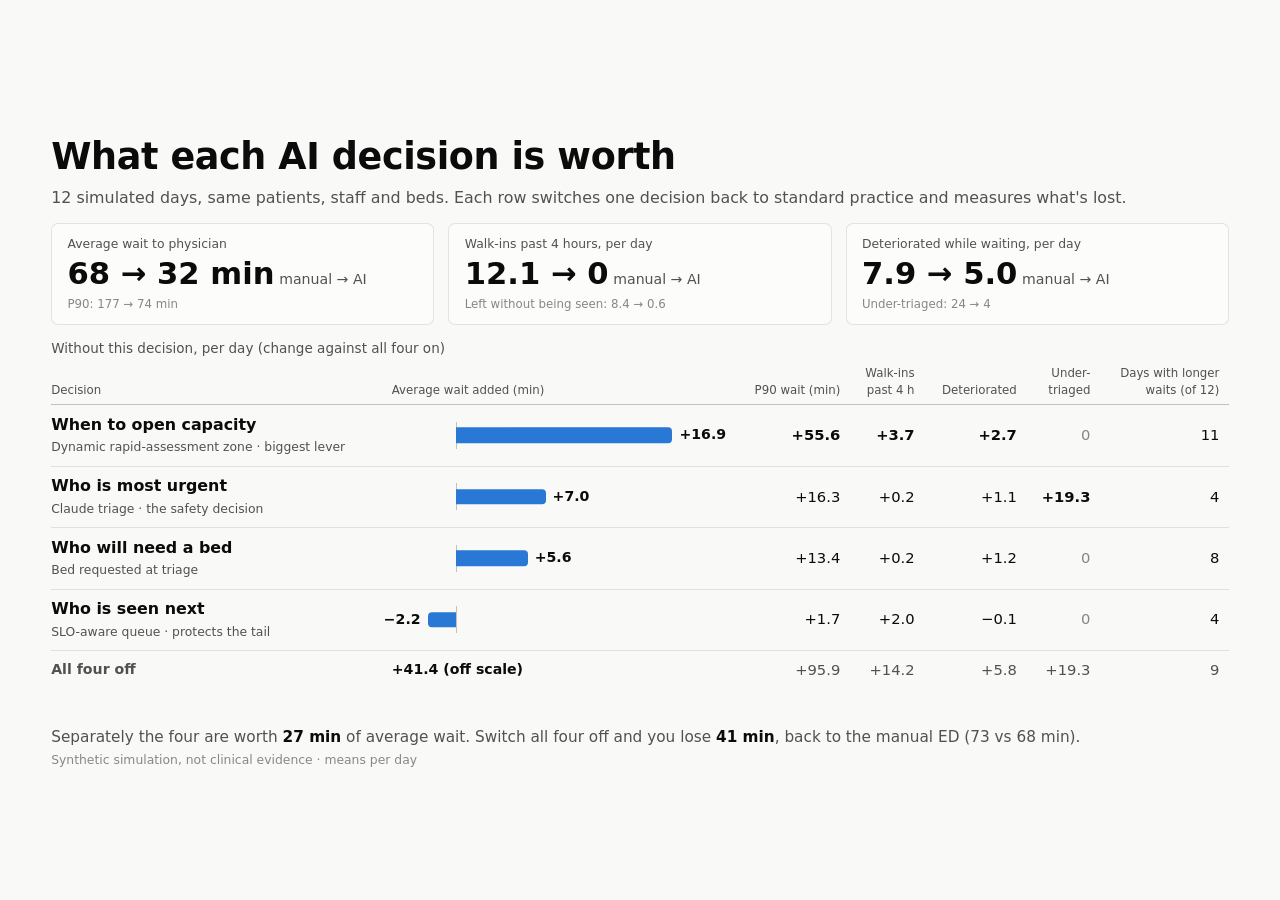
<file: docs/slides/decision-worth.html>
<!DOCTYPE html>
<html lang="en">
<head>
<meta charset="utf-8">
<meta name="viewport" content="width=device-width, initial-scale=1">
<title>What each AI decision is worth</title>
<!--
  One slide for the demo script's 6:15–8:00 segment ("What each decision is
  worth"). Source: decision ablation, BUILD_LOG.md day 3 — 12 recorded days,
  each AI decision switched back to standard practice in turn (means per day).
  Self-contained: open in a browser at 1600×900 (or full screen) and present
  or screenshot. Light by default; add ?dark for the dark version.
-->
<style>
  :root {
    --page: #f9f9f7; --surface-1: #fcfcfb;
    --text-primary: #0b0b0b; --text-secondary: #52514e; --text-muted: #898781;
    --grid: #e1e0d9; --axis: #c3c2b7; --border: rgba(11, 11, 11, 0.10); --wash: rgba(11, 11, 11, 0.04);
    --series-1: #2a78d6; --series-2: #eb6834;
  }
  :root.dark {
    color-scheme: dark;
    --page: #0d0d0d; --surface-1: #1a1a19;
    --text-primary: #f0efec; --text-secondary: #c3c2b7; --text-muted: #898781;
    --grid: #2c2c2a; --axis: #383835; --border: rgba(255, 255, 255, 0.10); --wash: rgba(255, 255, 255, 0.05);
    --series-1: #3987e5; --series-2: #d95926;
  }
  * { box-sizing: border-box; }
  html, body { margin: 0; height: 100%; background: var(--page); color: var(--text-primary);
    font: 16px/1.4 system-ui, -apple-system, "Segoe UI", sans-serif; }
  body { display: grid; place-items: center; }
  .slide { width: min(100vw, calc(100vh * 16 / 9)); aspect-ratio: 16 / 9; padding: 3.2% 4%;
    display: flex; flex-direction: column; gap: 2.2%; container-type: inline-size; }
  h1 { margin: 0; font-size: 3.1cqw; font-weight: 650; letter-spacing: -0.01em; }
  .sub { margin: 0.4cqw 0 0; font-size: 1.35cqw; color: var(--text-secondary); }

  .kpis { display: grid; grid-template-columns: repeat(3, 1fr); gap: 1.2cqw; }
  .kpi { background: var(--surface-1); border: 1px solid var(--border); border-radius: 0.6cqw; padding: 1cqw 1.3cqw; }
  .kpi .label { font-size: 1.05cqw; color: var(--text-secondary); }
  .kpi .value { font-size: 2.6cqw; font-weight: 650; font-variant-numeric: tabular-nums; }
  .kpi .value small { font-size: 1.2cqw; font-weight: 500; color: var(--text-secondary); margin-left: 0.4cqw; }
  .kpi .note { font-size: 1cqw; color: var(--text-muted); }

  table { width: 100%; border-collapse: collapse; font-size: 1.25cqw; font-variant-numeric: tabular-nums; }
  caption { text-align: left; font-size: 1.15cqw; color: var(--text-secondary); padding-bottom: 0.6cqw; }
  th { font-size: 1.0cqw; font-weight: 500; color: var(--text-secondary); text-align: right;
    padding: 0 0.8cqw 0.5cqw; border-bottom: 1px solid var(--axis); vertical-align: bottom; }
  th:first-child, td:first-child { text-align: left; padding-left: 0; }
  th.bar-h { text-align: left; }
  td { padding: 0.75cqw 0.8cqw; border-bottom: 1px solid var(--grid); text-align: right; vertical-align: middle; }
  td.name b { display: block; font-size: 1.35cqw; }
  td.name span { font-size: 1.05cqw; color: var(--text-secondary); }
  td.strong { font-weight: 700; }
  td.zero { color: var(--text-muted); }

  /* Ranked bars: one hue, one shared zero baseline, thin marks, rounded data-end only. */
  td.bar { width: 30%; padding-right: 2cqw; }
  .track { position: relative; height: 1.5cqw; }
  .baseline { position: absolute; top: -0.4cqw; bottom: -0.4cqw; width: 1px; background: var(--axis); }
  .b { position: absolute; top: 50%; height: min(24px, 1.3cqw); transform: translateY(-50%);
    background: var(--series-1); cursor: default; }
  .b.pos { border-radius: 0 4px 4px 0; }
  .b.neg { border-radius: 4px 0 0 4px; }
  .b-label { position: absolute; top: 50%; transform: translateY(-50%); font-size: 1.2cqw; font-weight: 650;
    color: var(--text-primary); white-space: nowrap; }
  .b:hover, .b:focus-visible { outline: 2px solid var(--surface-1); box-shadow: 0 0 0 4px var(--series-1); }
  .tip { position: fixed; pointer-events: none; background: var(--surface-1); color: var(--text-primary);
    border: 1px solid var(--border); border-radius: 6px; padding: 6px 9px; font-size: 13px;
    box-shadow: 0 4px 14px rgba(0, 0, 0, 0.12); opacity: 0; transition: opacity 0.1s; max-width: 280px; }

  tr.ref td { color: var(--text-secondary); }
  tr.ref td.name b { font-size: 1.2cqw; font-weight: 600; }
  tr.all td { border-bottom: none; border-top: 1px solid var(--axis); }

  .foot { margin-top: auto; display: flex; flex-direction: column; gap: 0.3cqw;
    font-size: 1.05cqw; color: var(--text-muted); }
  .foot b { color: var(--text-primary); font-weight: 650; }
  .foot .key { font-size: 1.3cqw; color: var(--text-secondary); }
</style>
</head>
<body>
<main class="slide">
  <header>
    <h1>What each AI decision is worth</h1>
    <p class="sub">12 simulated days, same patients, staff and beds. Each row switches one decision back to standard practice and measures what's lost.</p>
  </header>

  <section class="kpis" aria-label="Headline results">
    <div class="kpi"><div class="label">Average wait to physician</div>
      <div class="value">68 → 32 min<small>manual → AI</small></div>
      <div class="note">P90: 177 → 74 min</div></div>
    <div class="kpi"><div class="label">Walk-ins past 4 hours, per day</div>
      <div class="value">12.1 → 0<small>manual → AI</small></div>
      <div class="note">Left without being seen: 8.4 → 0.6</div></div>
    <div class="kpi"><div class="label">Deteriorated while waiting, per day</div>
      <div class="value">7.9 → 5.0<small>manual → AI</small></div>
      <div class="note">Under-triaged: 24 → 4</div></div>
  </section>

  <table>
    <caption>Without this decision, per day (change against all four on)</caption>
    <thead>
      <tr>
        <th scope="col">Decision</th>
        <th scope="col" class="bar-h">Average wait added (min)</th>
        <th scope="col">P90 wait (min)</th>
        <th scope="col">Walk-ins<br>past 4 h</th>
        <th scope="col">Deteriorated</th>
        <th scope="col">Under-<br>triaged</th>
        <th scope="col">Days with longer<br>waits (of 12)</th>
      </tr>
    </thead>
    <tbody id="rows"></tbody>
  </table>

  <footer class="foot">
    <span class="key">Separately the four are worth <b>27 min</b> of average wait. Switch all four off and you lose <b>41 min</b>, back to the manual ED (73 vs 68 min).</span>
    <span>Synthetic simulation, not clinical evidence · means per day</span>
  </footer>
</main>
<div class="tip" id="tip" role="tooltip"></div>

<script>
  if (new URLSearchParams(location.search).has("dark")) document.documentElement.classList.add("dark");

  // Decision ablation, BUILD_LOG.md day 3. Ranked by average wait added.
  const ROWS = [
    { name: "When to open capacity", role: "Dynamic rapid-assessment zone · biggest lever",
      avg: 16.9, p90: 55.6, slo: 3.7, det: 2.7, under: 0, worse: 11 },
    { name: "Who is most urgent", role: "Claude triage · the safety decision",
      avg: 7.0, p90: 16.3, slo: 0.2, det: 1.1, under: 19.3, worse: 4,
      note: "Typical day: no change (median −1.8 min). Hardest days: +18 to +56 min." },
    { name: "Who will need a bed", role: "Bed requested at triage",
      avg: 5.6, p90: 13.4, slo: 0.2, det: 1.2, under: 0, worse: 8 },
    { name: "Who is seen next", role: "SLO-aware queue · protects the tail",
      avg: -2.2, p90: 1.7, slo: 2.0, det: -0.1, under: 0, worse: 4,
      note: "A deliberate tradeoff: 2 minutes of average wait for zero 4-hour breaches." },
  ];
  const MIN = -5, MAX = 20;  // shared scale for the bar column
  const pct = v => ((v - MIN) / (MAX - MIN)) * 100;
  const sign = (v, d = 1) => v === 0 ? "0" : (v > 0 ? "+" : "−") + Math.abs(v).toFixed(d);
  const best = k => Math.max(...ROWS.map(r => r[k]));

  const body = document.getElementById("rows");
  for (const r of ROWS) {
    const left = pct(Math.min(0, r.avg)), width = Math.abs(pct(r.avg) - pct(0));
    const labelPos = r.avg >= 0 ? `left: calc(${pct(r.avg)}% + 0.6cqw)` : `right: calc(${100 - pct(r.avg)}% + 0.6cqw)`;
    const cell = (k, d = 1) => `<td class="${r[k] === 0 ? "zero" : r[k] === best(k) ? "strong" : ""}">${sign(r[k], d)}</td>`;
    const tip = `${r.name}: without it, average wait ${sign(r.avg)} min, P90 ${sign(r.p90)} min, `
      + `${sign(r.slo)} walk-ins past 4 h, ${sign(r.det)} deteriorated per day.${r.note ? " " + r.note : ""}`;
    body.insertAdjacentHTML("beforeend", `
      <tr>
        <td class="name"><b>${r.name}</b><span>${r.role}</span></td>
        <td class="bar"><div class="track">
          <div class="baseline" style="left:${pct(0)}%"></div>
          <div class="b ${r.avg >= 0 ? "pos" : "neg"}" tabindex="0" role="img" aria-label="${tip}"
               data-tip="${tip}" style="left:${left}%; width:${width}%"></div>
          <span class="b-label" style="${labelPos}">${sign(r.avg)}</span>
        </div></td>
        ${cell("p90")}${cell("slo")}${cell("det")}${cell("under")}
        <td>${r.worse}</td>
      </tr>`);
  }
  body.insertAdjacentHTML("beforeend", `
    <tr class="ref all">
      <td class="name"><b>All four off</b></td>
      <td class="bar"><div class="track"><span class="b-label" style="left:0; font-weight:600">+41.4 (off scale)</span></div></td>
      <td>+95.9</td><td>+14.2</td><td>+5.8</td><td>+19.3</td><td>9</td>
    </tr>`);

  // Hover / focus tooltip for the bars.
  const tipEl = document.getElementById("tip");
  const show = (el, x, y) => { tipEl.textContent = el.dataset.tip; tipEl.style.left = `${x + 14}px`; tipEl.style.top = `${y + 14}px`; tipEl.style.opacity = 1; };
  for (const b of document.querySelectorAll(".b")) {
    b.addEventListener("mousemove", e => show(b, e.clientX, e.clientY));
    b.addEventListener("mouseleave", () => { tipEl.style.opacity = 0; });
    b.addEventListener("focus", () => { const r = b.getBoundingClientRect(); show(b, r.right, r.top); });
    b.addEventListener("blur", () => { tipEl.style.opacity = 0; });
  }
</script>
</body>
</html>
</file>
